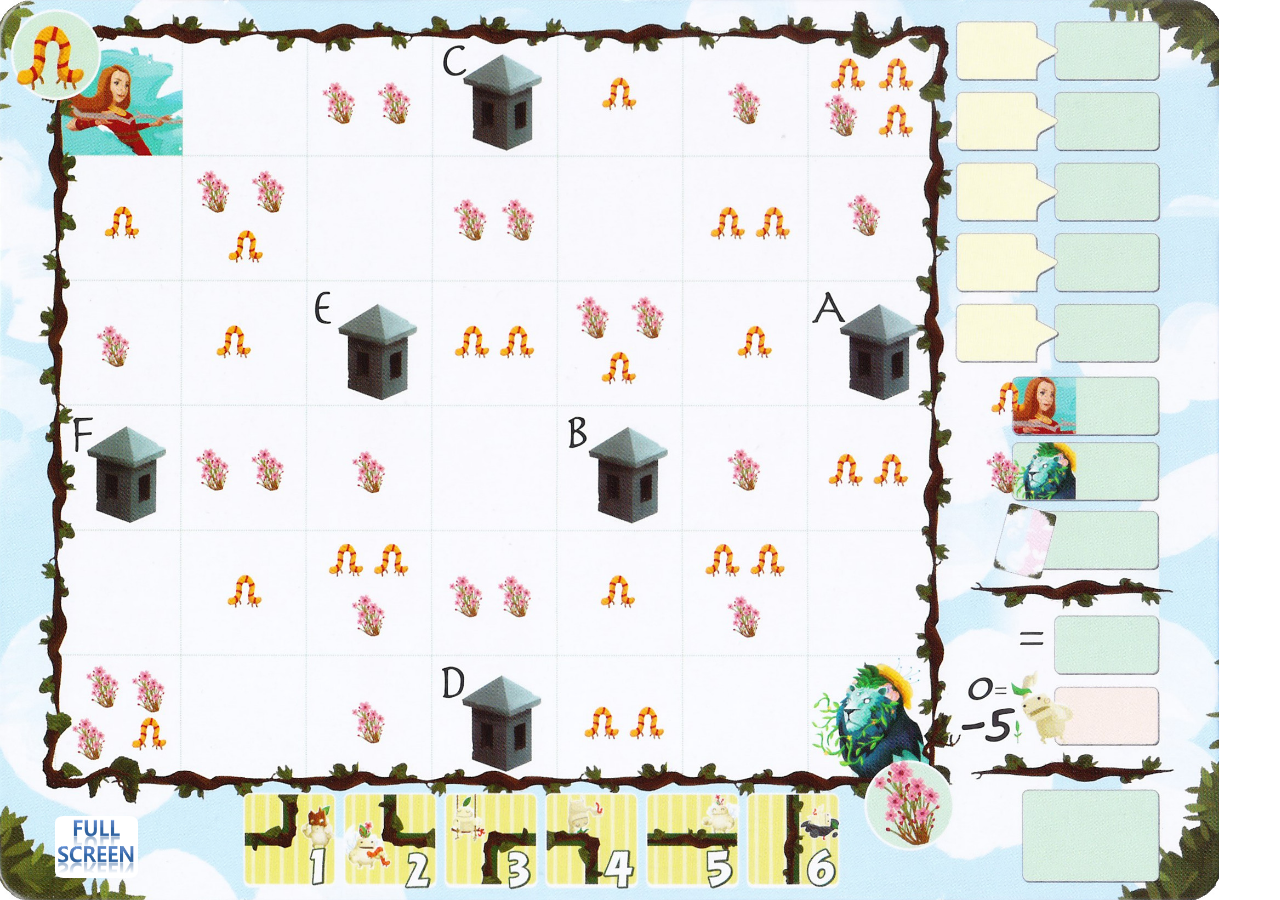
<file: avenue.html>
<!DOCTYPE html>
<html lang="ko">

<head>
    <link href="https://fonts.googleapis.com/css?family=Bangers&display=swap" rel="stylesheet">
    <link href="https://fonts.googleapis.com/css?family=Stylish&display=swap" rel="stylesheet">
    <link href="https://fonts.googleapis.com/css?family=Sriracha&display=swap" rel="stylesheet">
    <link href="https://fonts.googleapis.com/css?family=Nanum+Pen+Script&display=swap" rel="stylesheet">
    <link href="avenue.css" rel="stylesheet">


    <meta charset="UTF-8" name="viewport" content="width=device-width, initial-scale=1.0, user-scalable=yes" />
    <!--모바일페이지크기조절메타태그-->
    <title>애비뉴</title>
</head>

<body id="body">
    <div id="main" class="bgdiv">
    </div>
    <script src="//code.jquery.com/jquery-1.11.0.min.js"></script>
    <script type="text/javascript" src="jhFunctions5.js"></script>
    <script type="text/javascript" src="avenue5.js"></script>

</body>
</file>
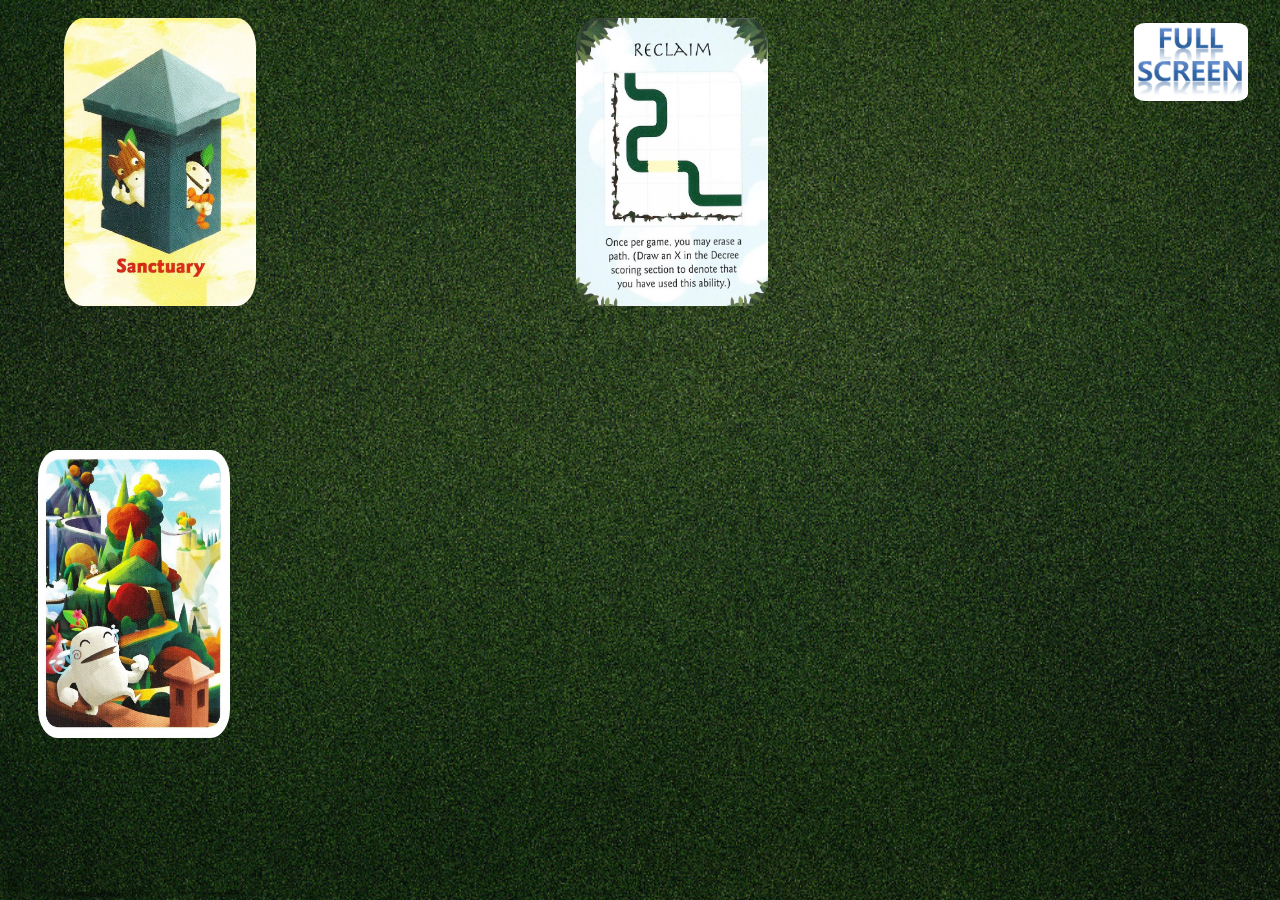
<file: avenueCard.html>
<!DOCTYPE html>
<html lang="ko">

<head>
    <link href="https://fonts.googleapis.com/css?family=Bangers&display=swap" rel="stylesheet">
    <link href="https://fonts.googleapis.com/css?family=Stylish&display=swap" rel="stylesheet">
    <link href="https://fonts.googleapis.com/css?family=Sriracha&display=swap" rel="stylesheet">
    <link href="https://fonts.googleapis.com/css?family=Nanum+Pen+Script&display=swap" rel="stylesheet">
    <link href="avenueCard.css" rel="stylesheet">


    <meta charset="UTF-8" name="viewport" content="width=device-width, initial-scale=1.0, user-scalable=yes" />
    <!--모바일페이지크기조절메타태그-->
    <title>애비뉴 카드뽑기</title>
</head>

<body id="body">
    <div id="main" class="bgdiv">
    </div>
    <script src="//code.jquery.com/jquery-1.11.0.min.js"></script>
    <script type="text/javascript" src="jhFunctions.js"></script>
    <script type="text/javascript" src="avenueCard.js"></script>

</body>
</file>
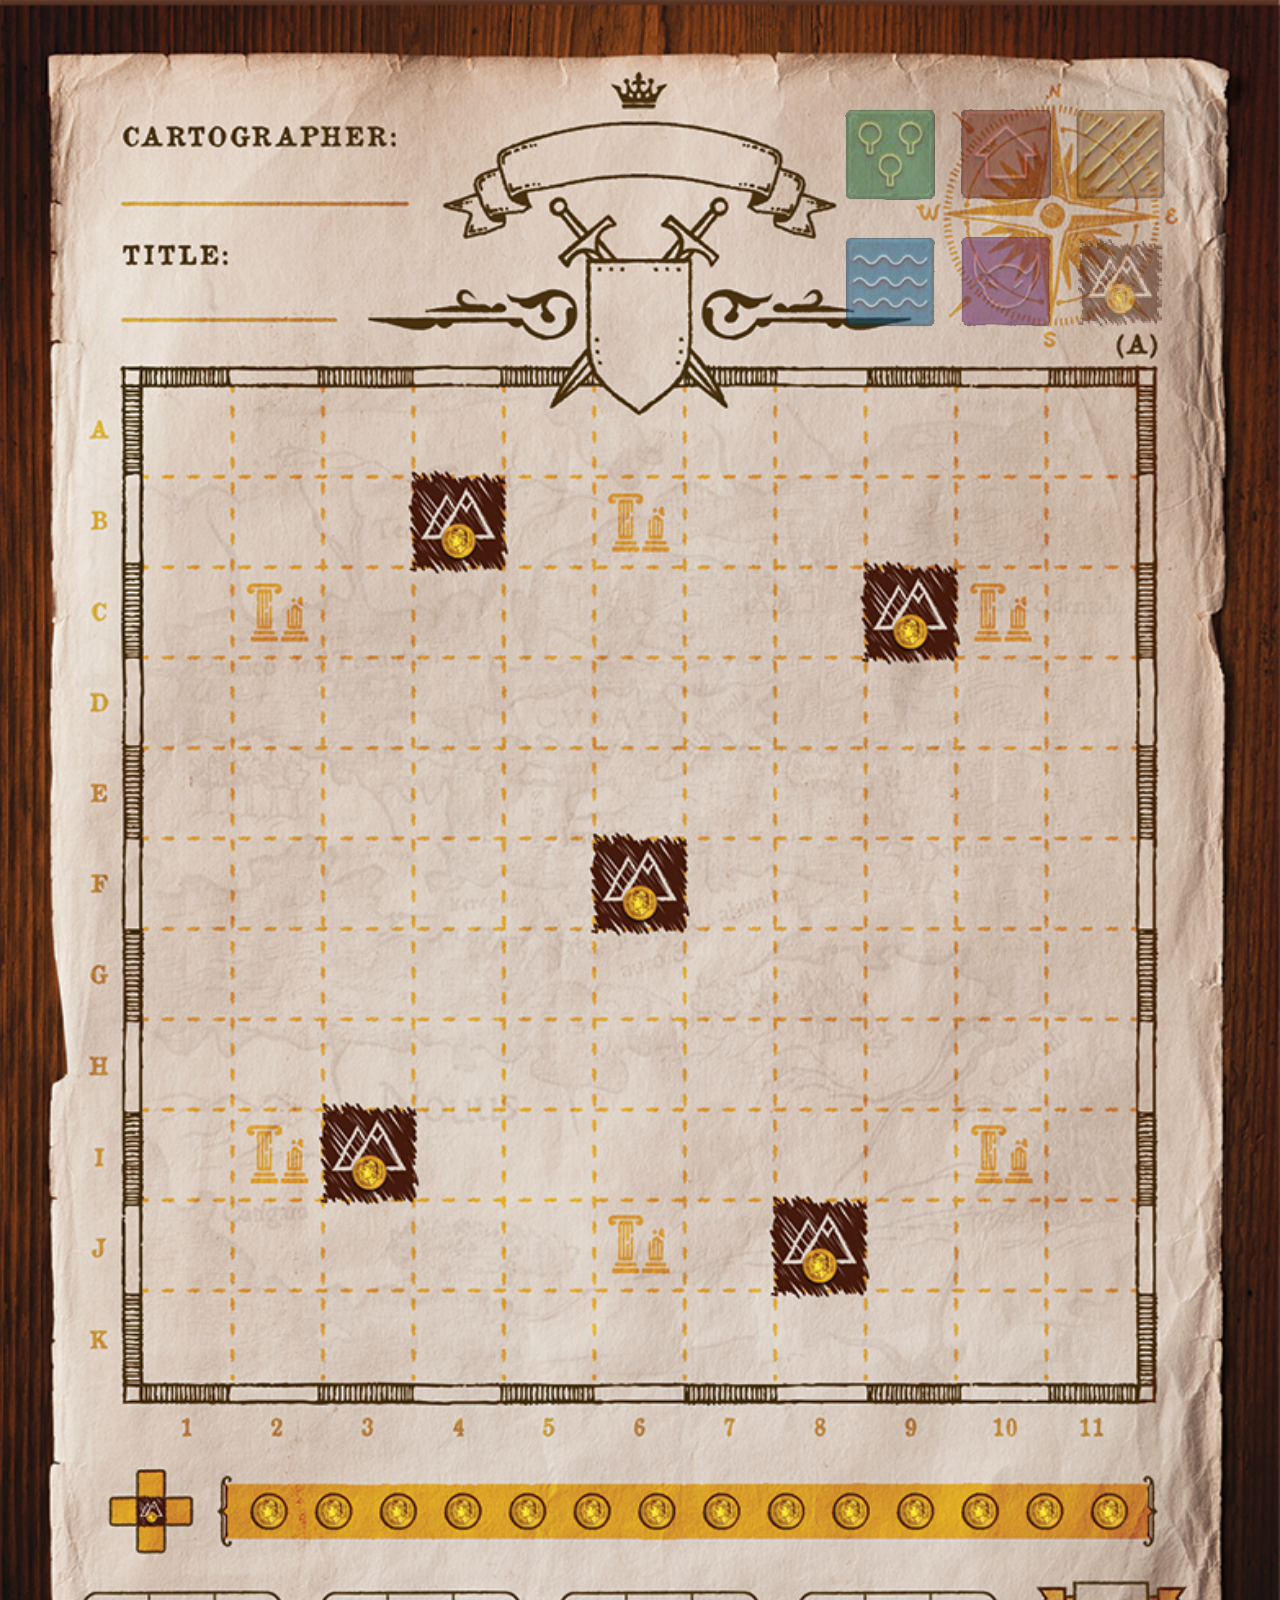
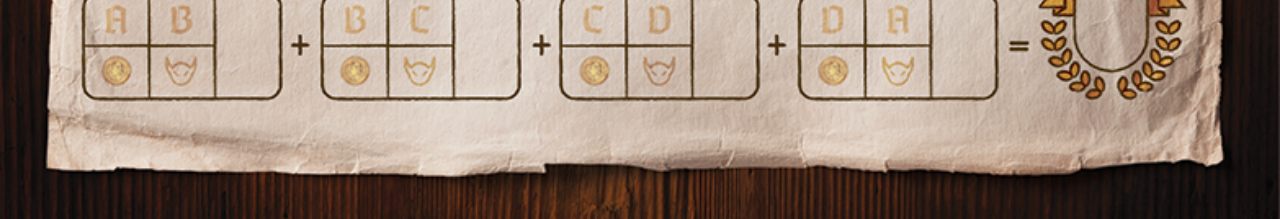
<file: cartographers.html>
<!DOCTYPE html>
<html lang="ko">

<head>
    <link href="https://fonts.googleapis.com/css?family=Bangers&display=swap" rel="stylesheet">
    <link href="https://fonts.googleapis.com/css?family=Stylish&display=swap" rel="stylesheet">
    <link href="https://fonts.googleapis.com/css?family=Sriracha&display=swap" rel="stylesheet">
    <link href="https://fonts.googleapis.com/css?family=Nanum+Pen+Script&display=swap" rel="stylesheet">
    <link href="cartographers.css" rel="stylesheet">


    <meta charset="UTF-8" name="viewport" content="width=device-width, initial-scale=1.0, user-scalable=yes" />
    <!--모바일페이지크기조절메타태그-->
    <title>지도 제작자들</title>
</head>

<body id="body">
    <div id="main" class="bgdiv">
    </div>
    
    <script type="text/javascript" src="cartographers5.js"></script>

</body>
</file>
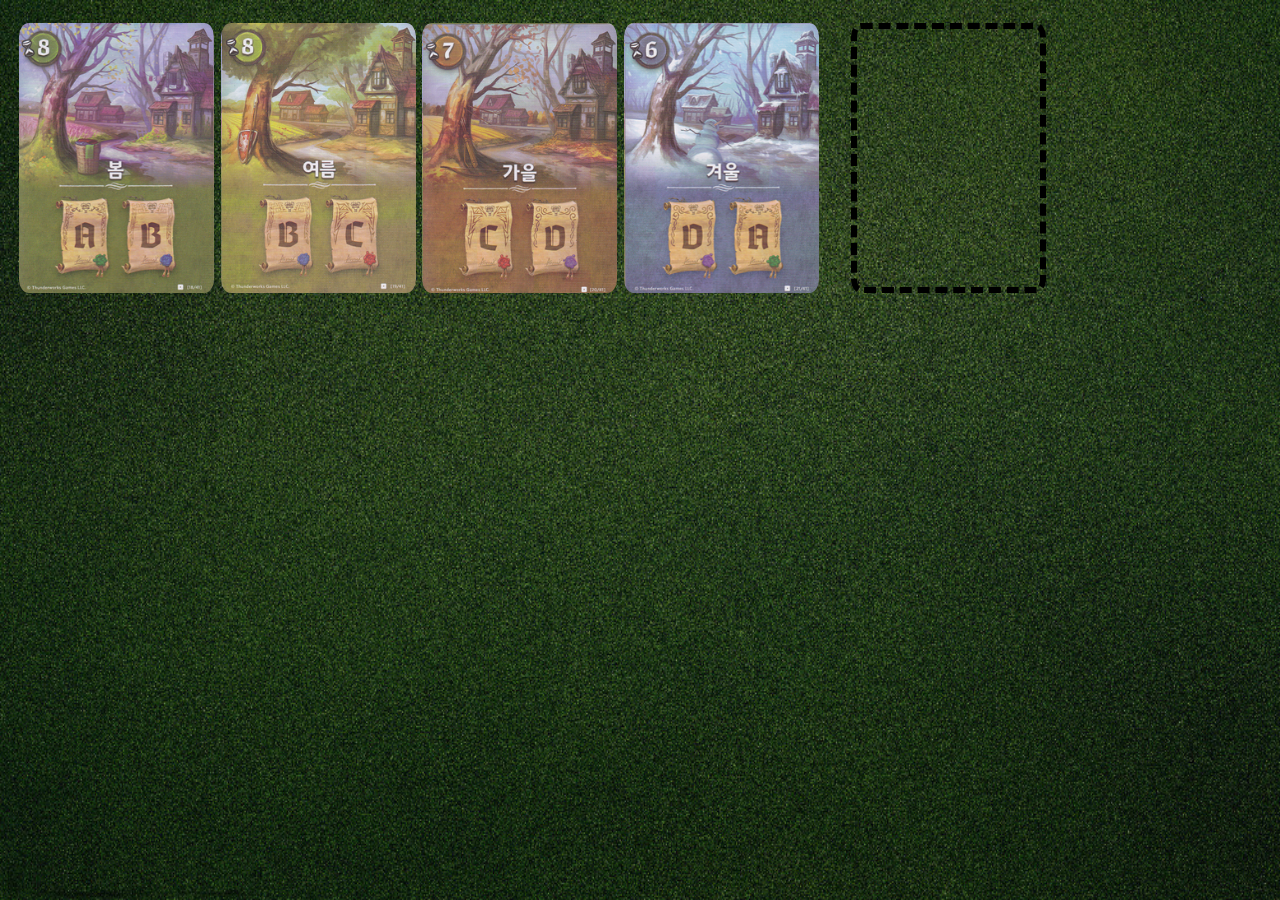
<file: cgCardDrawer.html>
<!DOCTYPE html>
<html lang="ko">

<head>
    <link href="https://fonts.googleapis.com/css?family=Bangers&display=swap" rel="stylesheet">
    <link href="https://fonts.googleapis.com/css?family=Stylish&display=swap" rel="stylesheet">
    <link href="https://fonts.googleapis.com/css?family=Sriracha&display=swap" rel="stylesheet">
    <link href="https://fonts.googleapis.com/css?family=Nanum+Pen+Script&display=swap" rel="stylesheet">
    <link href="cgCardDrawer.css" rel="stylesheet">


    <meta charset="UTF-8" name="viewport" content="width=device-width, initial-scale=1.0, user-scalable=yes" />
    <!--모바일페이지크기조절메타태그-->
    <title>지도 제작자들 카드 뽑기</title>
</head>

<body id="body">
    <div id="main" class="bgdiv">
    </div>
    <script type="text/javascript" src="cgCardDrawer.js"></script>

</body>
</file>
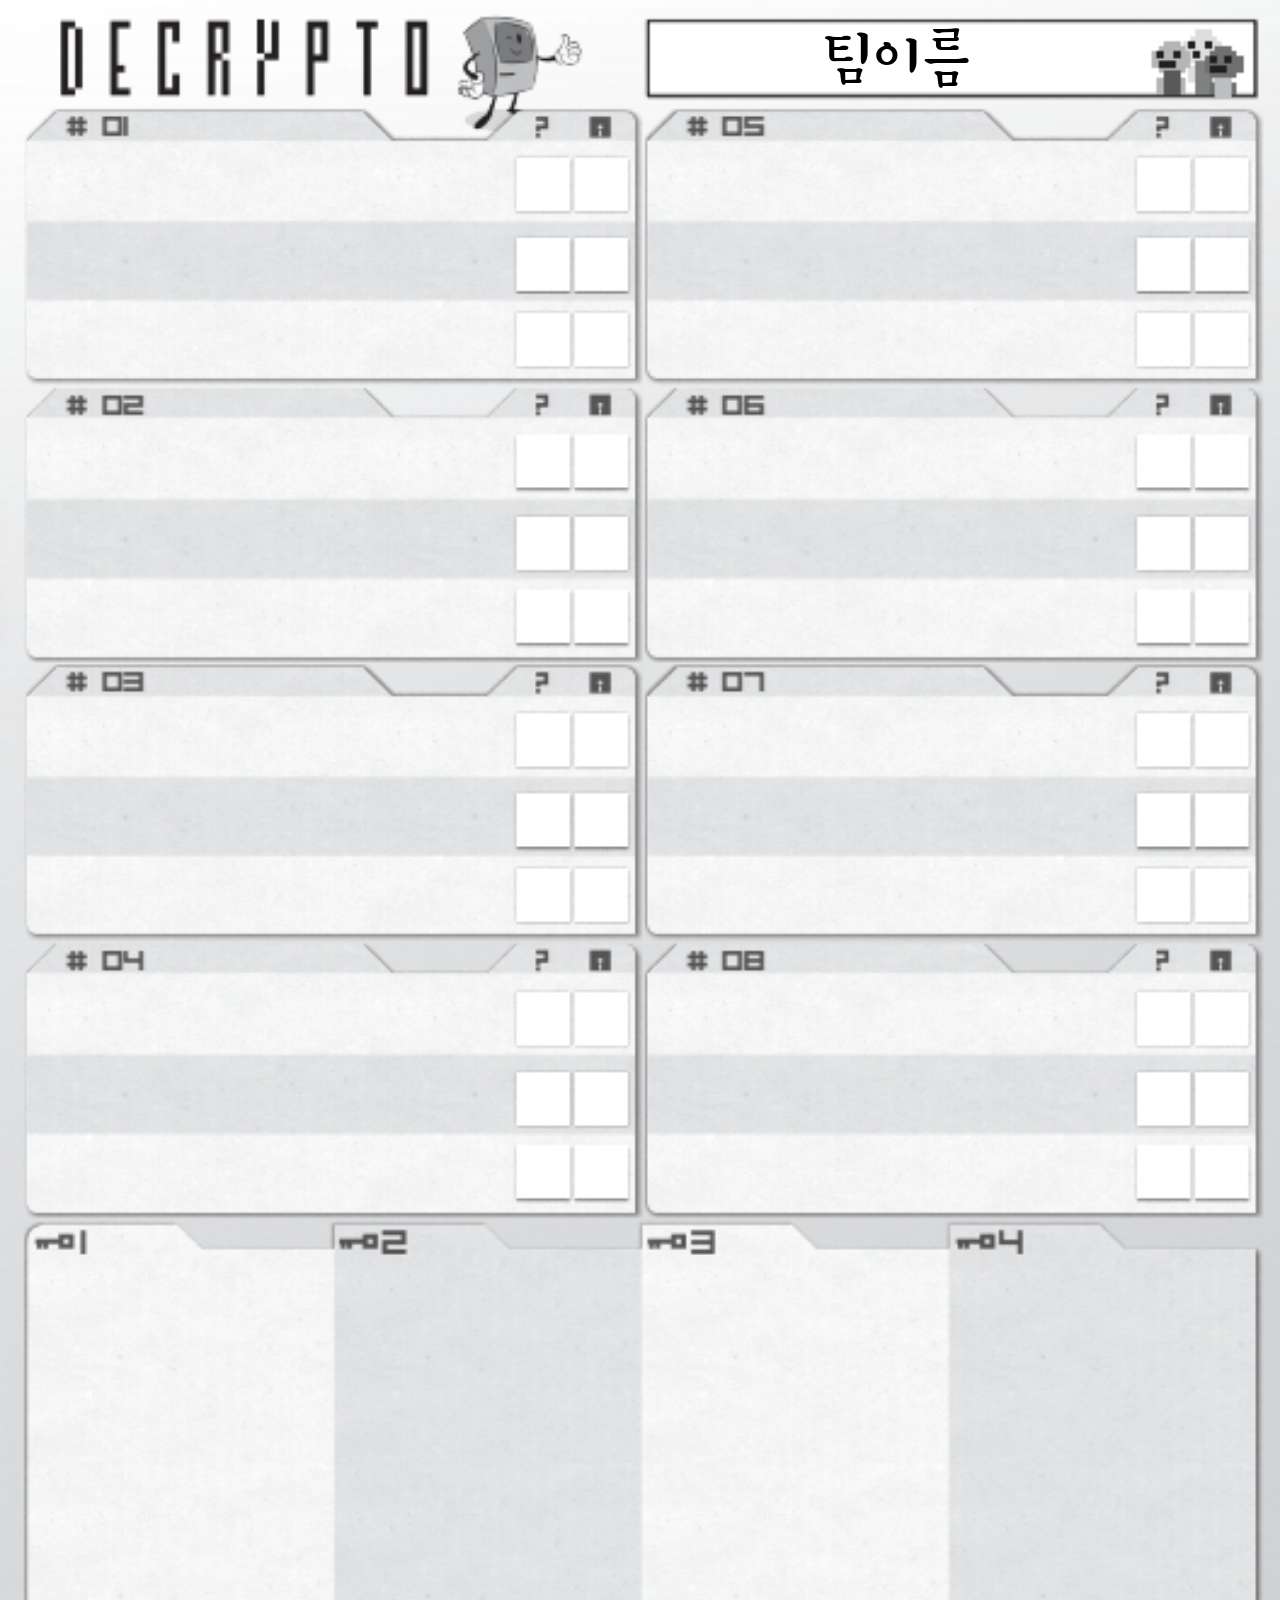
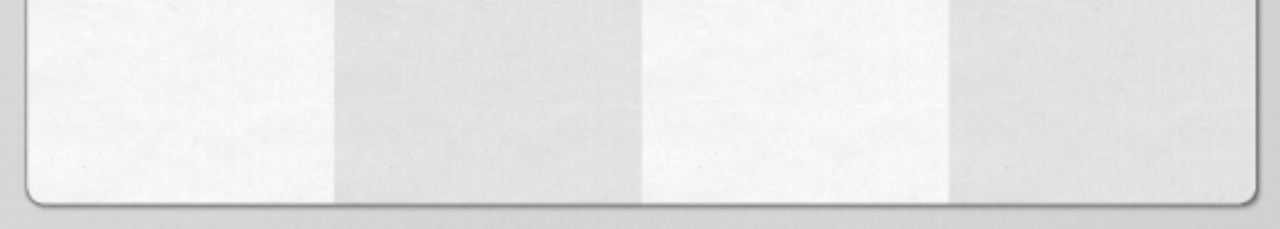
<file: decrypto.html>
<!DOCTYPE html>
<html lang="ko">

<head>
    <link href="https://fonts.googleapis.com/css?family=Bangers&display=swap" rel="stylesheet">
    <link href="https://fonts.googleapis.com/css?family=Stylish&display=swap" rel="stylesheet">
    <link href="decrypto.css" rel="stylesheet">


    <meta charset="UTF-8" name="viewport" content="width=device-width, initial-scale=1.0, user-scalable=yes" />
    <!--모바일페이지크기조절메타태그-->
    <title>디크립토</title>
</head>

<body id="body">
    <div id="main" class="bgdiv">
        <p id="pName" class="txtHints" onclick="setName()">팀이름</p>
        <button id="btnChange" class="btnChange" onclick="funcChangeTeam()"></button>
    </div>
    <script src="//code.jquery.com/jquery-1.11.0.min.js"></script>
    <script type="text/javascript" src="jhFunctions5.js"></script>
    <script type="text/javascript" src="decrypto5.js"></script>

</body>

<script>
    drawTile()
</script>
</file>
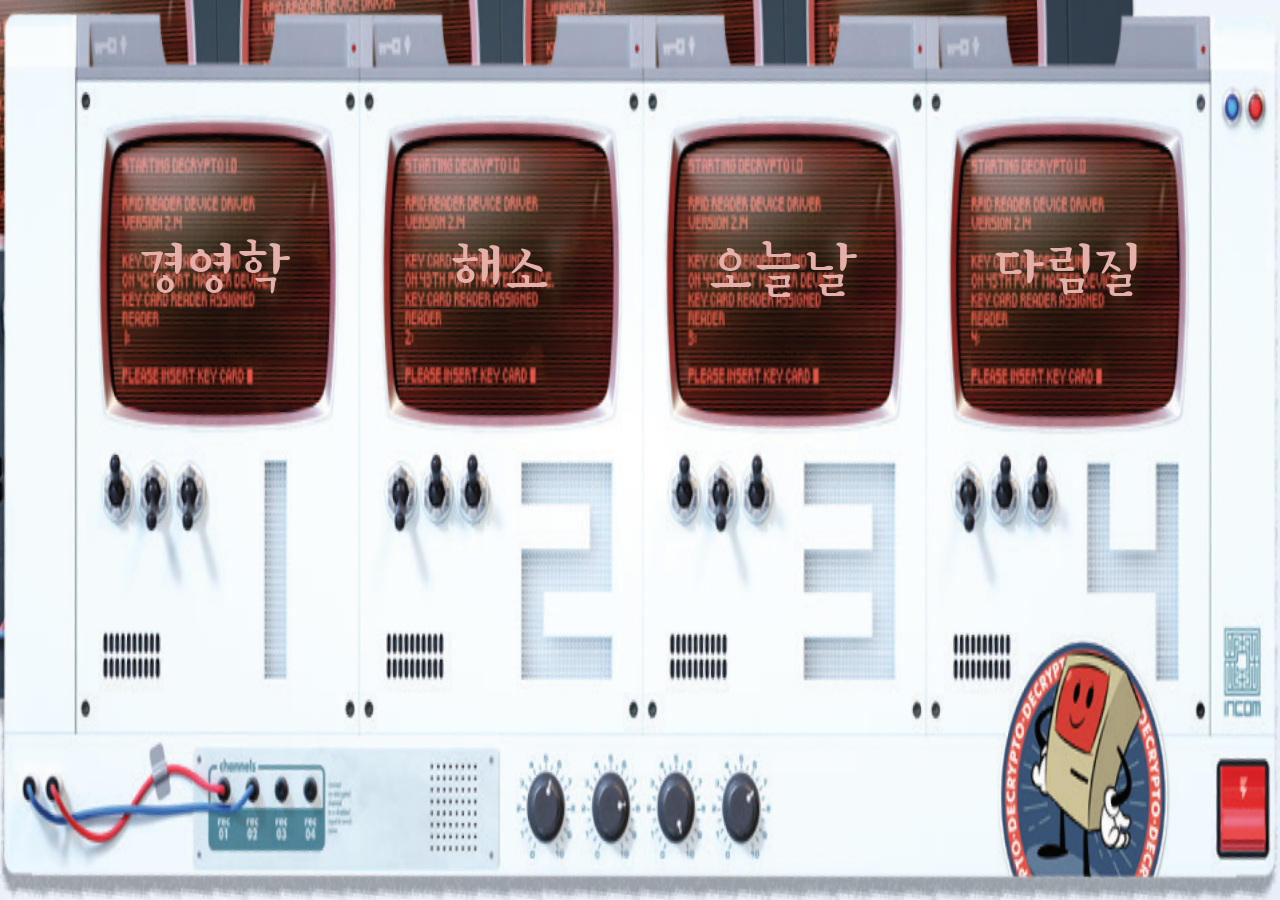
<file: decryptoboard.html>
<!DOCTYPE html>
<html lang="ko">

<head>
    <link href="https://fonts.googleapis.com/css?family=Bangers&display=swap" rel="stylesheet">
    <link href="https://fonts.googleapis.com/css?family=Stylish&display=swap" rel="stylesheet">
    <style>
        body {
            font-size: 22px;
            font-family: 'Bangers', cursive;
            border: 0px;
            margin: 0px;
        }
        
        input {
            font-family: 'Bangers', cursive;
        }
        
        .bgdiv {
            background-image: url('img/decrypto.png');
            background-repeat: no-repeat;
            background-size: 100%;
            border: 0px;
            margin: 0px;
        }
    </style>

    <meta charset="UTF-8" name="viewport" content="width=device-width, initial-scale=1.0, user-scalable=yes" />
    <!--모바일페이지크기조절메타태그-->
    <title>디크립토</title>
</head>

<body id="body">
    <div id="main" class="bgdiv">
        <button id="btn0" style="background-color: black;  font-family: 'Stylish', sans-serif;
        position: absolute; left:50px; top:50px; width:85px; height:68px; font-size: 40px;">aaa
        </button>
        <button id="btn1" style="background-color: black; font-family: 'Stylish', sans-serif;
        position: absolute; left:50px; top:50px; width:85px; height:68px; font-size: 40px;">aaa
        </button>
        <button id="btn2" style="background-color: black; font-family: 'Stylish', sans-serif;
        position: absolute; left:50px; top:50px; width:85px; height:68px; font-size: 40px;">aaa
        </button>
        <button id="btn3" style="background-color: black; font-family: 'Stylish', sans-serif;
        position: absolute; left:50px; top:50px; width:85px; height:68px; font-size: 40px;">aaa
        </button>

        <button id="btn_input0" style="background-color: black;  font-family: 'Stylish', sans-serif;
        position: absolute; left:50px; top:50px; width:85px; height:68px; font-size: 40px;">aaa
        </button>

        <button id="btn_input1" style="background-color: black;  font-family: 'Stylish', sans-serif;
        position: absolute; left:50px; top:50px; width:85px; height:68px; font-size: 40px;">aaa
        </button>
        <button id="btn_input2" style="background-color: black;  font-family: 'Stylish', sans-serif;
        position: absolute; left:50px; top:50px; width:85px; height:68px; font-size: 40px;">aaa
        </button>
        <button id="btn_input3" style="background-color: black;  font-family: 'Stylish', sans-serif;
        position: absolute; left:50px; top:50px; width:85px; height:68px; font-size: 40px;">aaa
        </button>


    </div>
    <script src="//code.jquery.com/jquery-1.11.0.min.js"></script>
    <script type="text/javascript" src="jhFunctions5.js"></script>
    <script type="text/javascript" src="decryptoboard5.js"></script>
</body>
</file>
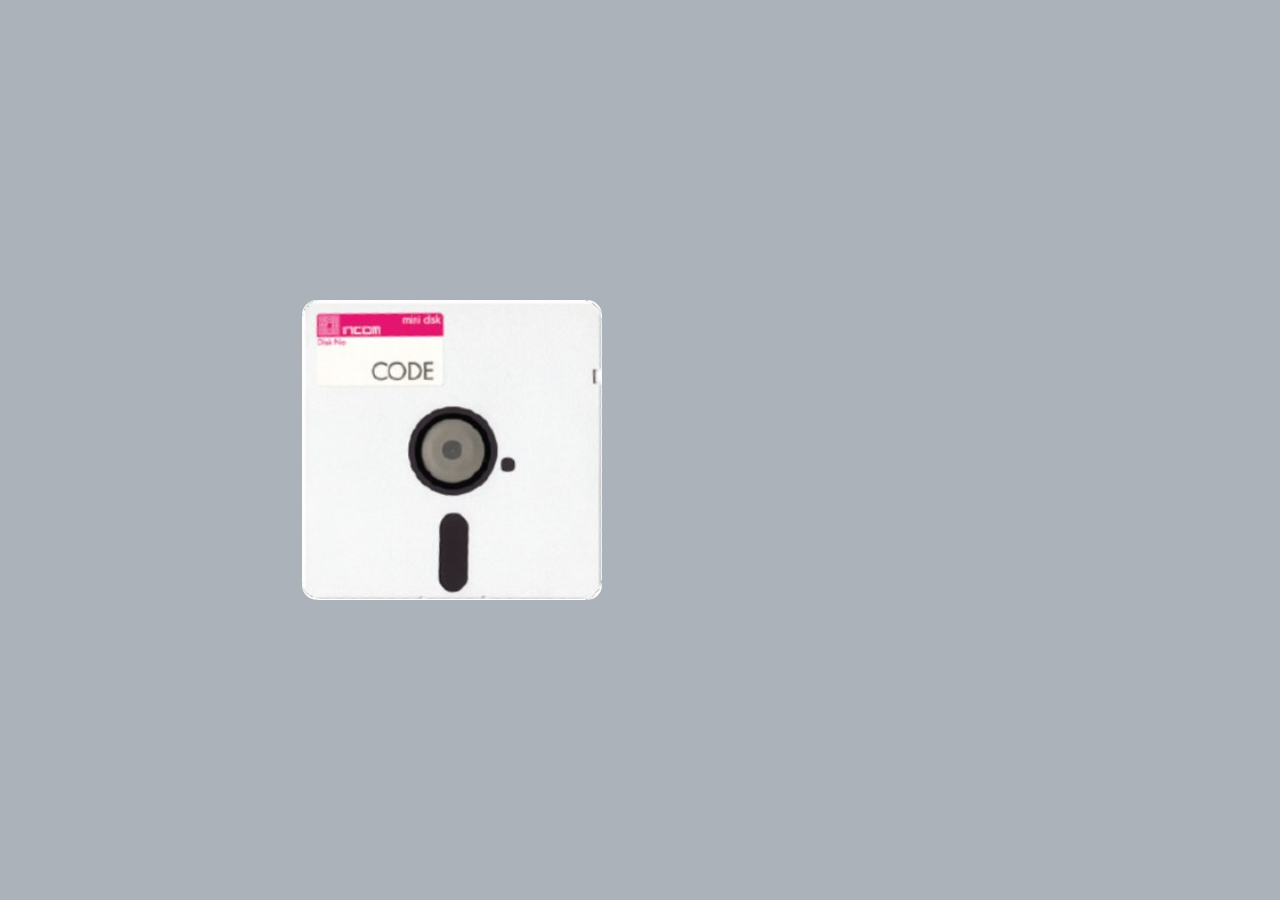
<file: decryptocard.html>
<!DOCTYPE html>
<html lang="ko">

<head>
    <link href="https://fonts.googleapis.com/css?family=Bangers&display=swap" rel="stylesheet">
    <link href="https://fonts.googleapis.com/css?family=Stylish&display=swap" rel="stylesheet">
    <style>
        body {
            font-size: 22px;
            font-family: 'Bangers', cursive;
        }
    </style>

    <meta charset="UTF-8" name="viewport" content="width=device-width, initial-scale=1.0, user-scalable=yes" />
    <!--모바일페이지크기조절메타태그-->
    <title>디크립토 코드</title>
</head>

<body id="body">
    <div id="main" style="text-align:center; margin:0px">
        <button id="imgBG"
            style="position: absolute;background-image: url('img/decrypto/bg.jpg'); background-size: 100%; border:0px; border-radius: 5%;"
            onclick="funcBG()"></button>
        <button id="imgCard" style="position: absolute; background-color:transparent; background-size: 100%; border:0px; border-radius: 5%;"
            onclick="funcCard()"></button>
    </div>
</body>

<script>
    alert("디스켓 그림을 클릭하면 코드가 생성됩니다.\n(코드를 클릭하면 사라집니다.)")
    var pageHeight = document.documentElement.clientHeight
    var pageWidth = document.documentElement.clientWidth

    {
        var body = document.getElementById("main")
        body.style.height=pageHeight+"px"
        body.style.width=pageWidth+"px"
        body.style.margin = "0px"
        body.style.backgroundColor="#ABB2B9"
    }

    {
        var body = document.getElementById("body")
        body.style.height=pageHeight+"px"
        body.style.width=pageWidth+"px"
        body.style.margin = "0px"
    }


    function funcBG() {
        var imgCard = document.getElementById("imgCard")
        var randNumber = Math.floor(Math.random() * 24) + 1
        imgCard.style.backgroundImage = "url('img/decrypto/" + randNumber + ".png')"
    }
    function funcCard() {
        var imgCard = document.getElementById("imgCard")
        imgCard.style.backgroundImage = ""
        imgCard.style.backgroundColor = "transparent"
    }

    if (pageHeight > pageWidth) {
        {
            var imgBG = document.getElementById("imgBG")
            imgBG.style.bottom = pageHeight * 0.53 + "px"
            imgBG.style.width = imgBG.style.height = pageHeight * 0.35 + "px"
            imgBG.style.left = (pageWidth * 0.5 - pageHeight * 0.175) + "px"
            if (pageHeight * 0.4 > 300) {
                imgBG.style.width = imgBG.style.height = "300px"
                imgBG.style.left = (pageWidth * 0.5 - 150) + "px"
            }

        }
        {
            var imgBG = document.getElementById("imgCard")
            imgBG.style.top = pageHeight * 0.53 + "px"
            imgBG.style.width = imgBG.style.height = pageHeight * 0.35 + "px"
            imgBG.style.left = (pageWidth * 0.5 - pageHeight * 0.175) + "px"
            if (pageHeight * 0.4 > 300) {
                imgBG.style.width = imgBG.style.height = "300px"
                imgBG.style.left = (pageWidth * 0.5 - 150) + "px"
            }
        }
    }
    else {
        var temp = pageWidth
        pageWidth = pageHeight
        pageHeight=temp
        {
            var imgBG = document.getElementById("imgBG")
            imgBG.style.right = pageHeight * 0.53 + "px"
            imgBG.style.width = imgBG.style.height = pageHeight * 0.35 + "px"
            imgBG.style.top = (pageWidth * 0.5 - pageHeight * 0.175) + "px"
            if (pageHeight * 0.4 > 300) {
                imgBG.style.width = imgBG.style.height = "300px"
                imgBG.style.top = (pageWidth * 0.5 - 150) + "px"
            }

        }
        {
            var imgBG = document.getElementById("imgCard")
            imgBG.style.left = pageHeight * 0.53 + "px"
            imgBG.style.width = imgBG.style.height = pageHeight * 0.35 + "px"
            imgBG.style.top = (pageWidth * 0.5 - pageHeight * 0.175) + "px"
            if (pageHeight * 0.4 > 300) {
                imgBG.style.width = imgBG.style.height = "300px"
                imgBG.style.top = (pageWidth * 0.5 - 150) + "px"
            }
        }
    }



</script>
</file>
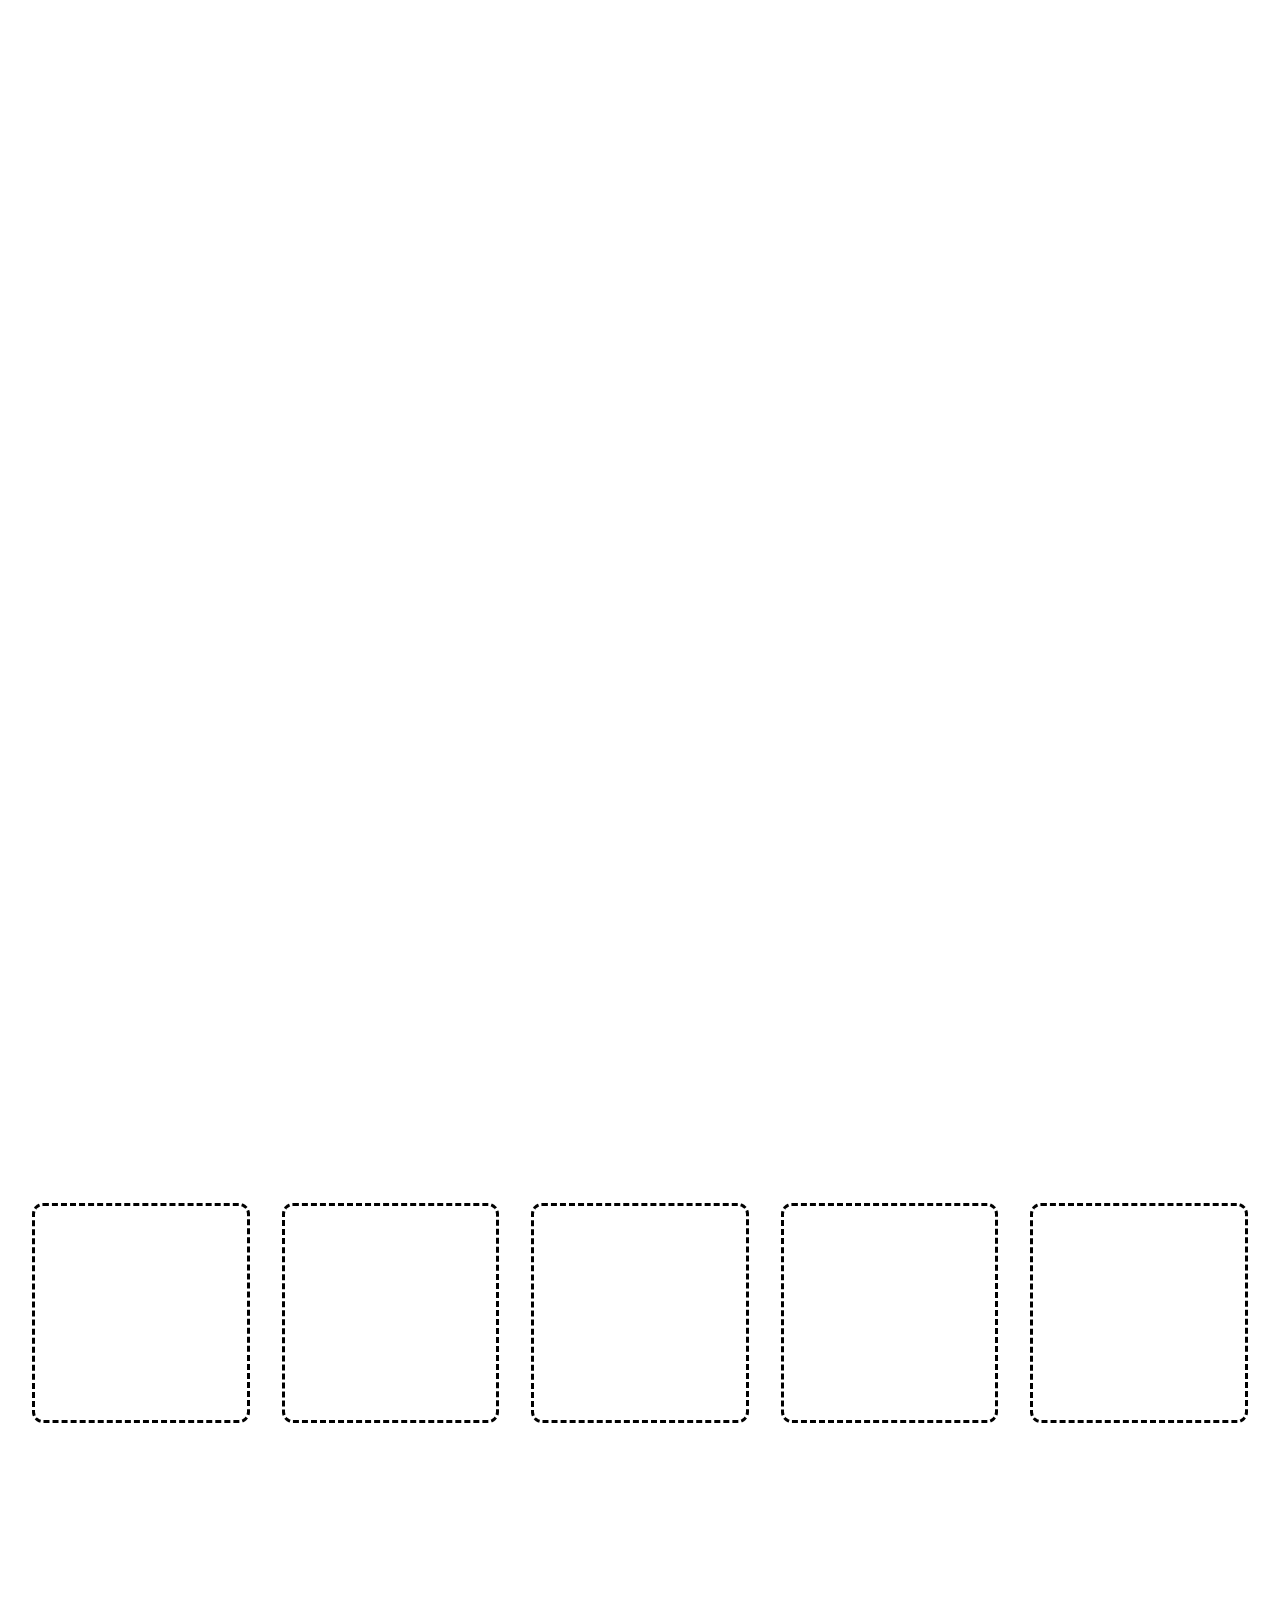
<file: diamant.html>
<!DOCTYPE html>
<html lang="ko">

<head>
    <link href="https://fonts.googleapis.com/css?family=Bangers&display=swap" rel="stylesheet">
    <link href="diamant.css" rel="stylesheet">


    <meta charset="UTF-8" name="viewport" content="width=device-width, initial-scale=1.0, user-scalable=yes" />
    <!--모바일페이지크기조절메타태그-->
    <title>다이아망트</title>
</head>

<body id="body">
    <div id="main" class="bgdiv">
   
    </div>
    <script type="text/javascript" src="diamant.js"></script>

</body>
</file>
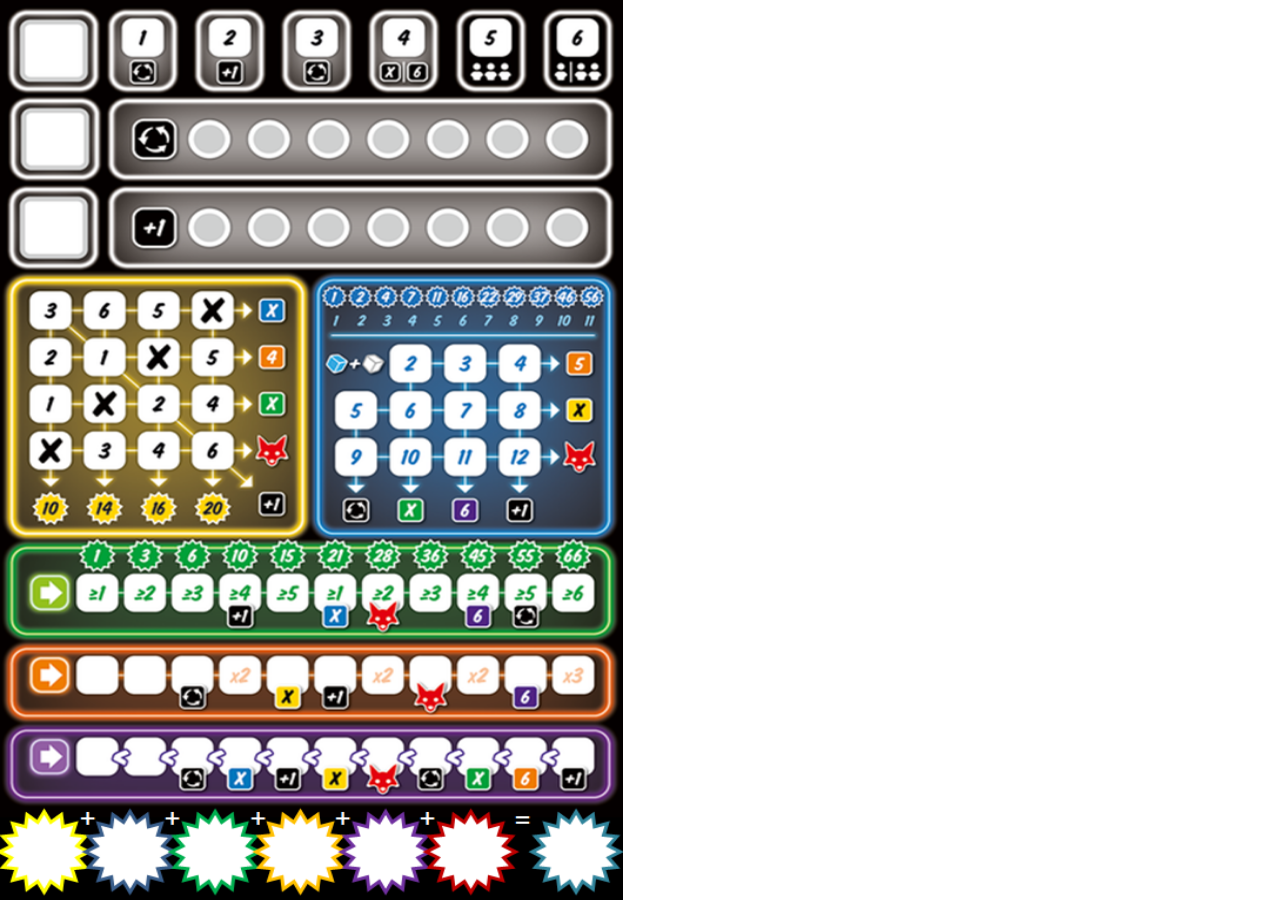
<file: gantsmod.html>
<!DOCTYPE html>
<html lang="ko">

<head>
    <link href="https://fonts.googleapis.com/css?family=Bangers&display=swap" rel="stylesheet">
    <link href="https://fonts.googleapis.com/css?family=Stylish&display=swap" rel="stylesheet">
    <link href="gants.css" rel="stylesheet">


    <meta charset="UTF-8" name="viewport" content="width=device-width, initial-scale=1.0, user-scalable=yes" />
    <!--모바일페이지크기조절메타태그-->
    <title>영리한 여우</title>
</head>

<body id="body">
    <div id="main" class="bgdiv">
            <span id = "spanY" style="position:absolute"></span>
            <span id = "spanB" style="position:absolute"></span>
            <span id = "spanG" style="position:absolute"></span>
            <span id = "spanO" style="position:absolute"></span>
            <span id = "spanP" style="position:absolute"></span>
            <span id = "spanF" style="position:absolute"></span>
            <span id = "spanScore"  onclick="funcCal()" style="position:absolute"></span>

    </div>
    <script src="//code.jquery.com/jquery-1.11.0.min.js"></script>
    <script type="text/javascript" src="jhFunctions5.js"></script>
    <script type="text/javascript" src="gantsmod5.js"></script>

</body>
</file>
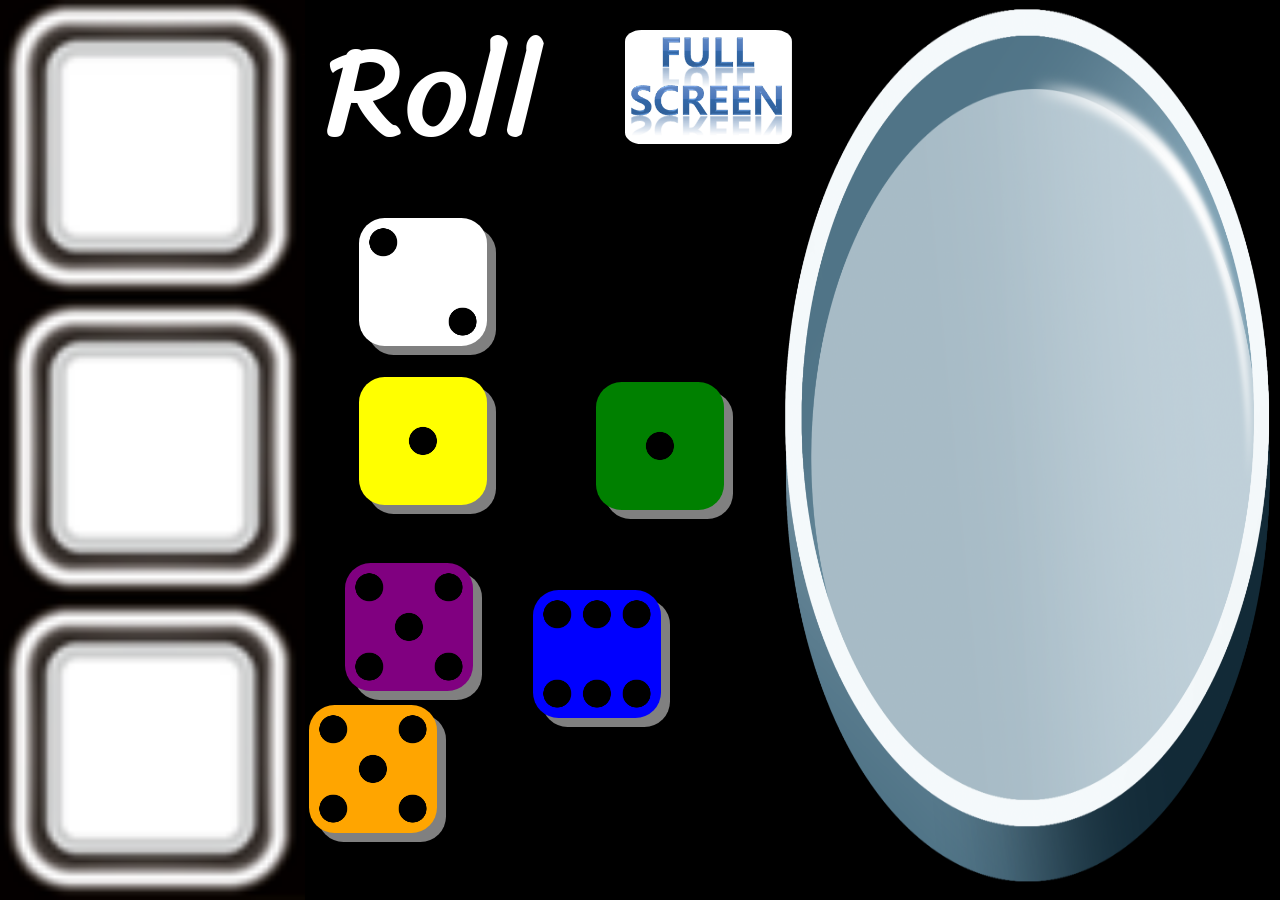
<file: gantsroll.html>
<!DOCTYPE html>
<html lang="ko">

<head>
    <link href="https://fonts.googleapis.com/css?family=Bangers&display=swap" rel="stylesheet">
    <link href="https://fonts.googleapis.com/css?family=Stylish&display=swap" rel="stylesheet">
    <link href="https://fonts.googleapis.com/css?family=Sriracha&display=swap" rel="stylesheet">
    <link href="https://fonts.googleapis.com/css?family=Nanum+Pen+Script&display=swap" rel="stylesheet">
    <link href="gantsroll.css" rel="stylesheet">


    <meta charset="UTF-8" name="viewport" content="width=device-width, initial-scale=1.0, user-scalable=yes" />
    <!--모바일페이지크기조절메타태그-->
    <title>영리한 여우 주사위</title>
</head>


<body id="body">
    <div id="main" class="bgdiv">
    </div>
    <script src="//code.jquery.com/jquery-1.11.0.min.js"></script>
    <script type="text/javascript" src="jhFunctions.js"></script>
    <script type="text/javascript" src="gantsroll.js"></script>

</body>
</file>
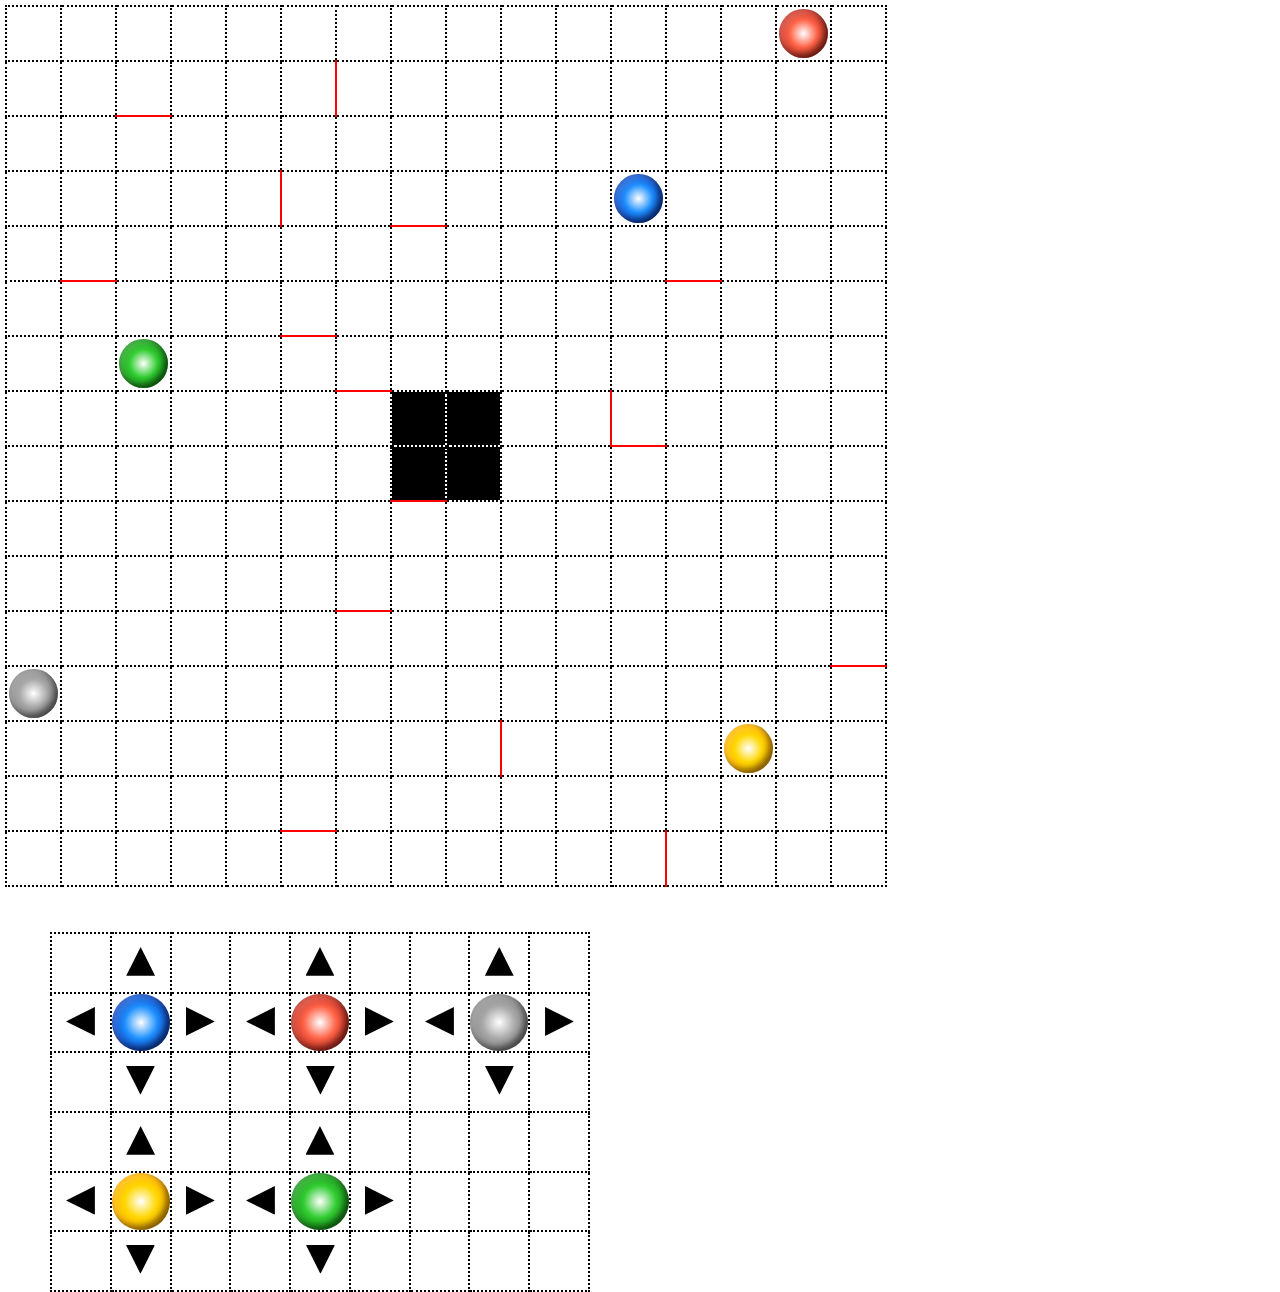
<file: ricochetrobot.html>
<!DOCTYPE html>
<html lang="en">
<head>
    <meta charset="UTF-8">
    <meta name="viewport" content="width=device-width, initial-scale=1.0">
    <title>Document</title>
    <link rel="stylesheet" type="text/css" href="ricochetrobot.css">

</head>
<body id="mainBody">

    <table id="boardTbl" class="boardTbl"></table>
    <table id="remoteControlloerTbl" class="boardRemote"></table>
    <script src="ricochetrobot.js"></script>
</body>
</html>
</file>
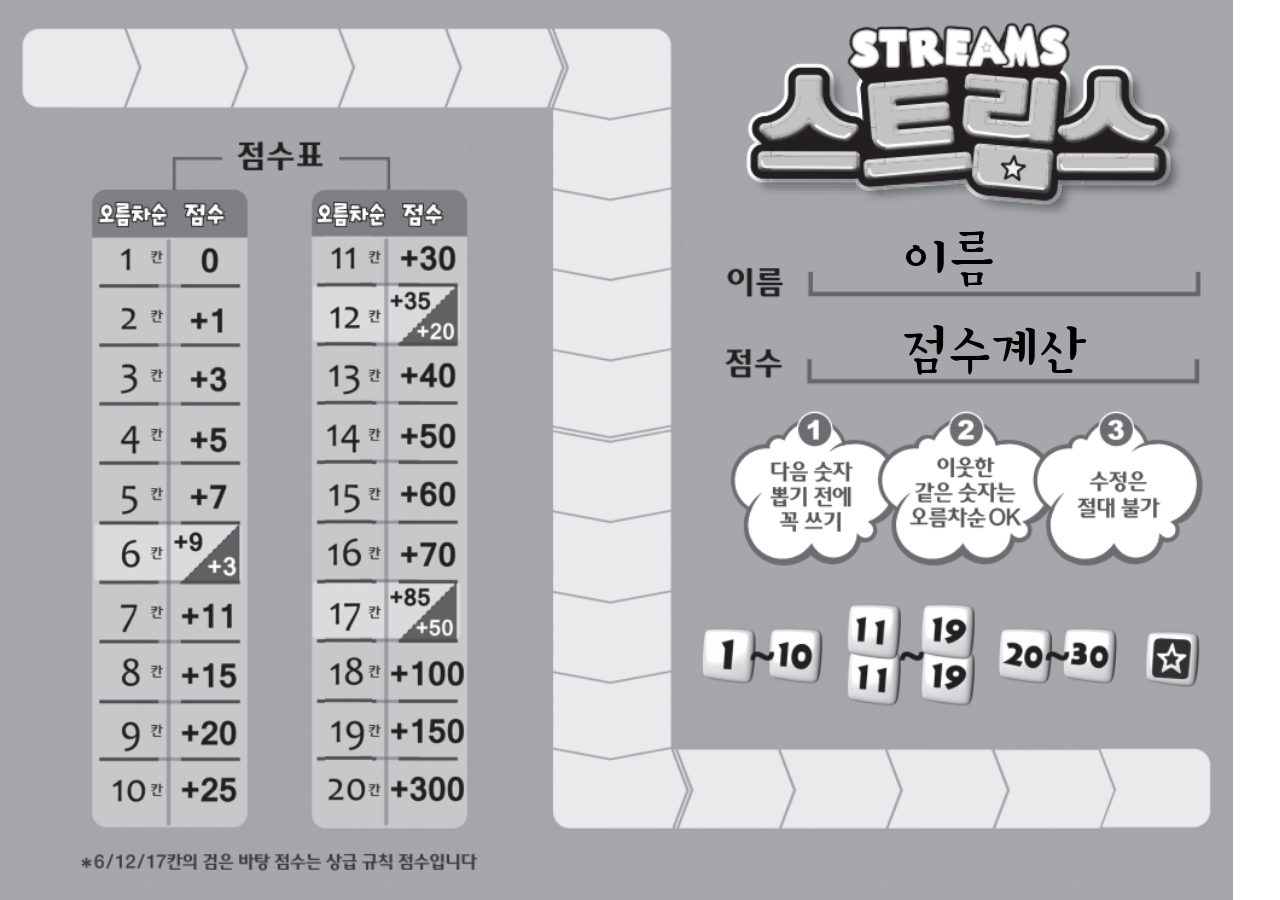
<file: streams.html>
<!DOCTYPE html>
<html lang="ko">

<head>
    <link href="https://fonts.googleapis.com/css?family=Bangers&display=swap" rel="stylesheet">
    <link href="https://fonts.googleapis.com/css?family=Stylish&display=swap" rel="stylesheet">
    <link href="streams.css" rel="stylesheet">



    <meta charset="UTF-8" name="viewport" content="width=device-width, initial-scale=1.0, user-scalable=yes" />
    <!--모바일페이지크기조절메타태그-->
    <title>스트림스</title>
</head>

<body id="body">
    <div id="main" class="bgdiv">
       <p id="pScore" class="pBox" onclick="calculate()">점수계산</p>
       <p id="pName" class="pBox" onclick="setName()">이름</p>
       <span id="calScore" class="pBox"></span>
    </div>
    <script type="text/javascript" src="streams.js"></script>
</body>

<script>

   
  
</script>
</file>
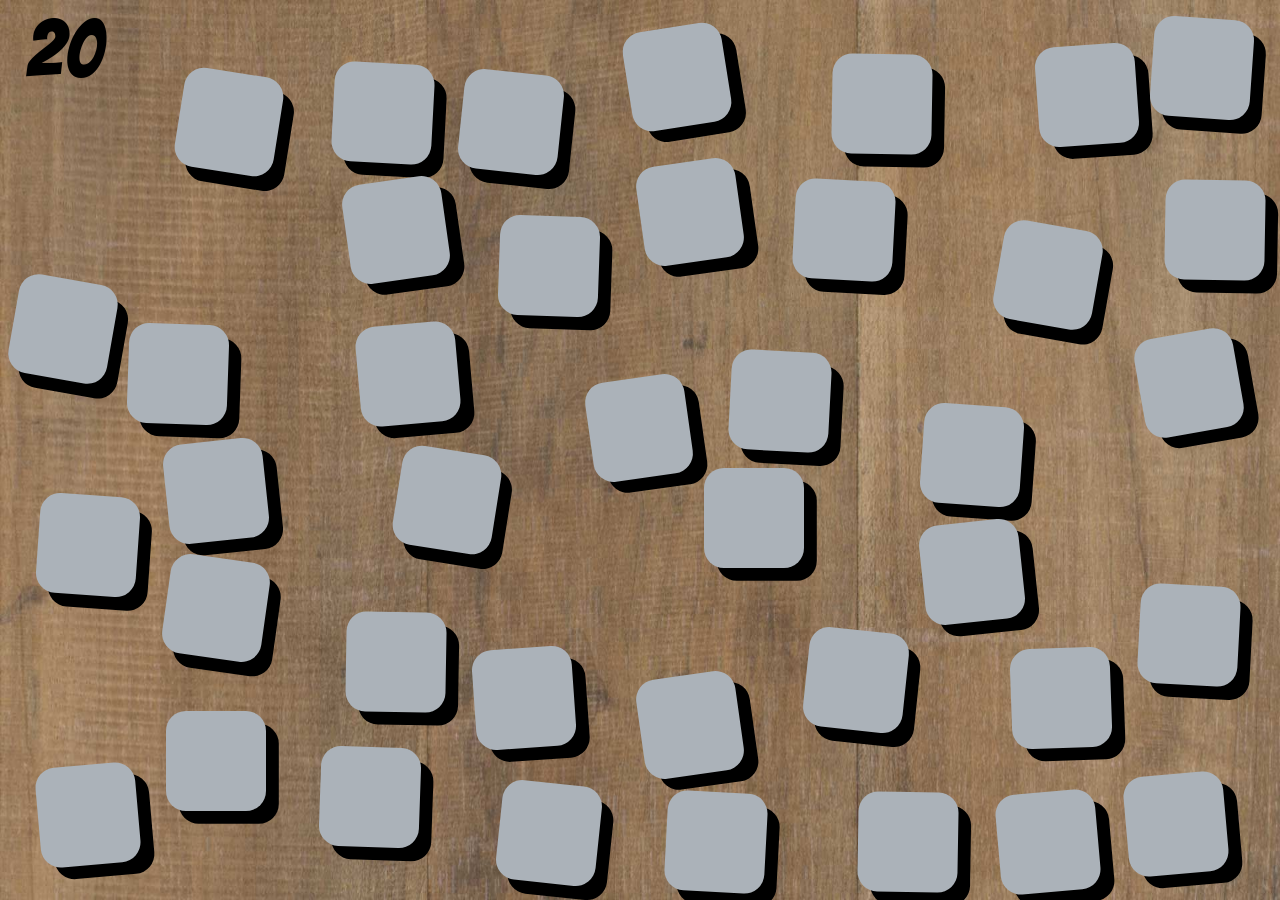
<file: streamslottery.html>
<!DOCTYPE html>
<html lang="ko">

<head>
    <link href="https://fonts.googleapis.com/css?family=Bangers&display=swap" rel="stylesheet">
    <link href="https://fonts.googleapis.com/css?family=Stylish&display=swap" rel="stylesheet">
    <link href="https://fonts.googleapis.com/css?family=Sriracha&display=swap" rel="stylesheet">
    <link href="https://fonts.googleapis.com/css?family=Nanum+Pen+Script&display=swap" rel="stylesheet">
    <link href="streamslottery.css" rel="stylesheet">


    <meta charset="UTF-8" name="viewport" content="width=device-width, initial-scale=1.0, user-scalable=yes" />
    <!--모바일페이지크기조절메타태그-->
    <title>스트림스</title>
</head>

<body id="body">
    <div id="main" class="bgdiv">
    </div>
    <script src="//code.jquery.com/jquery-1.11.0.min.js"></script>
    <script type="text/javascript" src="jhFunctions.js"></script>
    <script type="text/javascript" src="streamslottery.js"></script>

</body>
</file>
<file: avenue.css>
.bgdiv {
    background-repeat: no-repeat;
    background-size: 100%;
    border: 0px;
    margin: 0px;
    padding: 0px;
    background-image: url('img/avenue/playmatA.jpg');
}

body {
    border: 0px;
    margin: 0px;
    padding: 0px;
}

.btnTrans {
    border: 1px dotted red;
    border: 0px;
    margin: 0px;
    padding: 0px;
    background-color: transparent;
    text-align-last: center;
    position: absolute;
    font-family: 'Sriracha', cursive;
}

.sltTrans {
    border: 1px dotted red;
    border: 0px;
    margin: 0px;
    padding: 0px;
    background-color: transparent;
    position: absolute;
    text-align-last: center;
    -webkit-appearance: none;
    font-family: 'Sriracha', cursive;
}
</file>
<file: avenueCard.css>
.bgdiv {
    background-repeat: no-repeat;
    background-size: 100%;
    border: 0px;
    margin: 0px;
    padding: 0px;
    background-image: url('img/bg.jpg');
}

body {
    border: 0px;
    margin: 0px;
    padding: 0px;
}

.btnTrans {
    border: 1px dotted red;
    border: 0px;
    margin: 0px;
    padding: 0px;
    background-color: transparent;
    text-align-last: center;
    position: absolute;
    font-family: 'Sriracha', cursive;
    border-radius: 10%;
}

.sltTrans {
    border: 1px dotted red;
    border: 0px;
    margin: 0px;
    padding: 0px;
    background-color: transparent;
    position: absolute;
    text-align-last: center;
    -webkit-appearance: none;
    font-family: 'Sriracha', cursive;
}
</file>
<file: cartographers.css>
.bgdiv {
    background-image: url("img/cartographers/subMapA.png");
    background-repeat: no-repeat;
    background-size: 100%;
    border: 0px;
    margin: 0px;
    padding: 0px;
}

body{
    border: 0px;
    margin: 0px;
    padding: 0px;
}


.mapTiles{
    border: 0px;
    background-color: transparent;
    margin: 0px;
    padding:0px;
    position: absolute;
    font-weight: bolder;
}

.textScore{
    border: 0px;
    background-color: transparent;
    margin: 0px;
    padding:0px;
    position: absolute;
    font-weight: bolder;
    text-align: center;
    text-align-last: center;
    font-family: 'Sriracha', cursive;
}
</file>
<file: cgCardDrawer.css>
.bgdiv {
    background-repeat: no-repeat;
    background-size: 100%;
    border: 0px;
    margin: 0px;
    padding: 0px;
    background-image: url('img/bg.jpg');
}

body {
    border: 0px;
    margin: 0px;
    padding: 0px;
}

.cards {
    background-color: transparent;

    border: 3px dashed black;
    border: 0px;

    margin: 0px;
    padding: 0px;
    position: absolute;
    border-radius: 5%;
    background-size: 100%;
}
</file>
<file: decrypto.css>
body {
    font-size: 22px;
    font-family: 'Stylish', sans-serif;
    border: 0px;
    margin: 0px;
}

input {
    font-family: 'Stylish', sans-serif;
}

.bgdiv {
    background-image: url("img/decrypto_white.png");
    background-repeat: no-repeat;
    background-size: 100%;
    border: 0px;
    margin: 0px;
}

.txtHints {
    position: absolute;
    background-color: transparent;
    border-style: hidden;
    text-align-last: center;
}

.sltGuess {
    position: absolute;
    background-color: transparent;
    text-align-last: center;
    border-style: hidden;
    -webkit-appearance: none;
}

.btnChange {
    position: absolute;
    background-color: transparent;
    border-style: hidden;
}
</file>
<file: diamant.css>
.bgdiv {
    background-image: url("https://raw.githubusercontent.com/morningM00N/bg/refs/heads/master/img/diamant/bg.jpg");
    background-repeat: no-repeat;
    background-size: 100%;
    border: 0px;
    margin: 0px;
}

body{
    margin:0px;
    border:0px;
    padding:0px;
}

.empty{
    background-color: transparent;
    opacity: 0.0;
    margin:0px;
    border:0px;
    padding:0px;
    position: absolute;
}
.cards{
    background-color: transparent;
    /*opacity: 30%;*/
    margin:0px;
    border:0px;
    padding:0px;
    position: absolute;
    color:red;
    text-align: center;
    vertical-align: center;
    font-weight: bolder;
}

.dmg{
   /*opacity: 30%;*/
    background-color: transparent;
    margin:0px;
    border-style: dashed;
    padding:0px;
    position: absolute;
    border-radius: 5%;
    color:black;
}

/* diamant.css에 추가할 애니메이션 스타일 */
@keyframes cardMove {
    0% {
        transform: scale(0.8);
        opacity: 0.7;
        left: var(--start-left);
        top: var(--start-top);
    }
    100% {
        transform: scale(1);
        opacity: 1;
        left: var(--end-left);
        top: var(--end-top);
    }
}

.card-animation {
    position: absolute;
    background-size: 100% 100%;
    animation: cardMove 0.5s ease-out forwards;
    z-index: 100;
    border-radius: 5%;
}
</file>
<file: gants.css>
body {
    font-size: 22px;
    font-family: 'Bangers', cursive;
    border: 0px;
    margin: 0px;
}

input{
    font-family: 'Bangers', cursive;
}
button{
    font-family: 'Bangers', cursive;
}
.bgdiv {
    background-image: url('img/gants.png');
    background-repeat: no-repeat;
    background-size: 100%;
    border: 0px;
    margin: 0px;
}

.btnRound{
    position: absolute; 
    background-color: Transparent;  
    border-radius: 35%;
    border:0px;
}

.btnItem{
    position: absolute; 
    background-color: Transparent;
    border-radius: 100%  ;
    border:0px;

}
</file>
<file: gantsroll.css>
.bgdiv {
    background-repeat: no-repeat;
    background-size: 100%;
    border: 0px;
    margin: 0px;
    padding: 0px;
    background-color:black
}

body {
    border: 0px;
    margin: 0px;
    padding: 0px;
}

.btnTrans {
    border: 0px;
    border: 1px dotted red;
    border: 0px;
    margin: 0px;
    padding: 0px;
    background-color: transparent;
    text-align-last: center;
    position: absolute;
    font-family: 'Sriracha', cursive;
    border-radius: 20%;
}

.sltTrans {
    border: 1px dotted red;
    border: 0px;
    margin: 0px;
    padding: 0px;
    background-color: transparent;
    position: absolute;
    text-align-last: center;
    -webkit-appearance: none;
    font-family: 'Sriracha', cursive;
}
</file>
<file: ricochetrobot.css>
body {
    margin: 5px; /* 기본 여백 없애기 */
    display: flex;
    height: 100vh; /* 전체 화면 높이 설정 */
    align-items: center; /* 수직 중앙 정렬 */
    flex-wrap: wrap; /* 공간 부족 시 줄 바꿈 */

}
.robot {
    position: absolute;
    transition: all 1s ease; /* 이동 애니메이션 */
}
.boardTbl {
    border-collapse: collapse; /* 셀 간격 없애기 */
    width: 98vmin; /* 테이블 높이를 창 높이로 설정 */
    height: 98vmin; /* 테이블 높이를 창 높이로 설정 */
    table-layout: fixed; /* 고정된 테이블 레이아웃 */

}

.boardRemote {
    margin:5vmin;
    border-collapse: collapse; /* 셀 간격 없애기 */
    width: 60vmin; /* 테이블 높이를 창 높이로 설정 */
    height: 40vmin; /* 테이블 높이를 창 높이로 설정 */
}
th, td {
    border: 2px dotted black; /* 검은색 실선 테두리 */
    padding: 0; /* 셀 내 여백 없애기 */
    text-align: center; /* 텍스트 정렬 */
    box-sizing: border-box; /* 테두리와 패딩을 포함한 크기 계산 */
    position: relative; /* 절대 위치를 위한 상대 위치 설정 */
    background-size: cover;
}

.round-button {
    width: 100%; /* 버튼 너비 설정 */
    height: 100%; /* 버튼 높이 설정 */
    border: none; /* 기본 테두리 제거 */
    border-radius: 50%; /* 원형으로 만들기 */
    color: white; /* 버튼 텍스트 색상 */
    font-size: 18px; /* 버튼 텍스트 크기 */
    font-weight: bold; /* 버튼 텍스트 두께 */
    cursor: pointer; /* 마우스 포인터 커서 */
    box-shadow: inset -4px -4px 6px rgba(0, 0, 0, 0.5), 
    inset 4px 4px 6px rgba(255, 255, 255, 0.2);
    transition: all 0.3s ease; /* 모든 변화에 대한 부드러운 전환 효과 */
    outline: none; /* 포커스 윤곽선 제거 */
    position: absolute; /* 상대 위치 설정 */
    top: 0; /* 상단 0 */
    left: 0; /* 왼쪽 0 */
}

.red-button {
    background: radial-gradient(circle at center, #ffffff 0%, #ff6347 40%, #8b0000 100%);

}

.blue-button {
    background: radial-gradient(circle at center, #ffffff 0%, #1e90ff 40%, #00008b 100%);
}

.gray-button {
    background: radial-gradient(circle at center, #ffffff 0%, #a9a9a9 40%, #696969 100%);
}

.yellow-button {
    background: radial-gradient(circle at center, #ffffff 0%, #ffd700 40%, #ff8c00 100%);
}

.green-button {
    background: radial-gradient(circle at center, #ffffff 0%, #32cd32 40%, #006400 100%);
}

.triangle-button {
    width: 50%;
    height: 50%;
    background-color: black;
    color: white;
    line-height: 10px;
    border: none;
    clip-path: polygon(50% 0%, 0% 100%, 100% 100%); /* 삼각형 모양 */
    transition: background-color 0.3s;

}

.rotate-90 {
    transform: rotate(90deg); 
}

.rotate-180 {
    transform: rotate(180deg); 
}
.rotate-270 {
    transform: rotate(270deg); 
}
</file>
<file: streams.css>
body {
    font-size: 22px;
    font-family: 'Bangers', cursive;
    border: 0px;
    margin: 0px;
}

input{
    font-family: 'Bangers', cursive;
}
.bgdiv {
    background-image: url('img/streams.png?raw=true');
    background-repeat: no-repeat;
    background-size: 100%;
    border: 0px;
    margin: 0px;
}

.trasBtn
{
    background-color: transparent; 
    position: absolute; 
    text-align-last: center; 
    -webkit-appearance: none; 
}

.pBox
{
    position: absolute; 
    font-family: 'Stylish', sans-serif;
}
</file>
<file: streamslottery.css>
.bgdiv {
    background-repeat: no-repeat;
    background-size: 100%;
    border: 0px;
    margin: 0px;
    padding: 0px;
    background-image: url('img/bg2.jpg');
}

body {
    border: 0px;
    margin: 0px;
    padding: 0px;
}

.cards {
    background-color: transparent;
    border: 0px;

    border: 3px dashed black;
    border: 0px;

    margin: 0px;
    padding: 0px;
    position: absolute;
    border-radius: 5%;
    background-size: 100%;
}

.btnDice {
    border: 1px dotted red;
    border: 0px;
    margin: 0px;
    padding: 0px;
    background-color: white;
    text-align-last: center;
    position: absolute;
    font-family: 'Sriracha', cursive;
    border-radius: 20%;
    box-shadow: 10px 10px;
}

.txtRound {
    border: 1px dotted red;
    border: 0px;
    margin: 0px;
    padding: 0px;
    background-color: transparent;
    text-align-last: center;
    position: absolute;
    font-family: 'Bangers', cursive;
   
}
</file>
